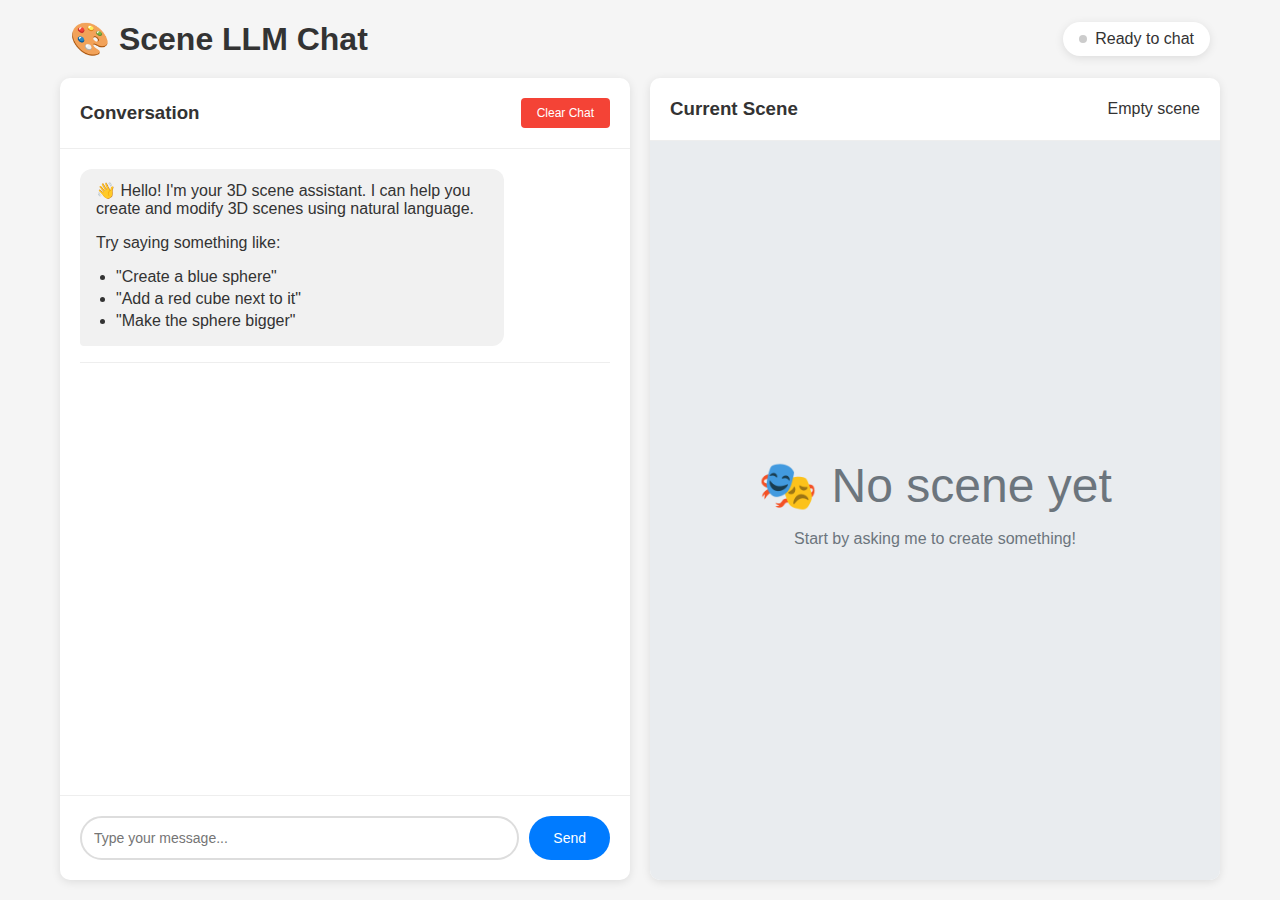
<file: web/static/index.html>
<!DOCTYPE html>
<html>
<head>
    <title>Scene LLM Chat - 3D Scene Generation</title>
    <link rel="stylesheet" href="chat.css">
</head>
<body>
    <div class="chat-container">
        <div class="chat-header">
            <h1>🎨 Scene LLM Chat</h1>
            <div class="connection-status" id="connectionStatus">
                <span class="status-indicator" id="statusIndicator"></span>
                <span id="statusText">Connecting...</span>
            </div>
        </div>

        <div class="chat-layout">
            <div class="conversation-panel">
                <div class="conversation-header">
                    <h3>Conversation</h3>
                    <button id="clearChat" class="clear-button">Clear Chat</button>
                </div>
                <div class="messages-container" id="messagesContainer">
                    <div class="welcome-message">
                        <div class="message assistant">
                            <div class="message-content">
                                <p>👋 Hello! I'm your 3D scene assistant. I can help you create and modify 3D scenes using natural language.</p>
                                <p>Try saying something like:</p>
                                <ul>
                                    <li>"Create a blue sphere"</li>
                                    <li>"Add a red cube next to it"</li>
                                    <li>"Make the sphere bigger"</li>
                                </ul>
                            </div>
                        </div>
                    </div>
                </div>
                <div class="input-area">
                    <form id="chatForm" class="chat-form">
                        <input
                            type="text"
                            id="messageInput"
                            placeholder="Type your message..."
                            maxlength="500"
                            autocomplete="off"
                        >
                        <button type="submit" id="sendButton">Send</button>
                    </form>
                </div>
            </div>

            <div class="scene-panel">
                <div class="scene-header">
                    <h3>Current Scene</h3>
                    <span class="scene-info" id="sceneInfo">Empty scene</span>
                </div>
                <div class="scene-preview" id="scenePreview">
                    <div class="no-scene-placeholder">
                        <p>🎭 No scene yet</p>
                        <p>Start by asking me to create something!</p>
                    </div>
                </div>
            </div>
        </div>
    </div>

    <script src="chat.js"></script>
</body>
</html>
</file>
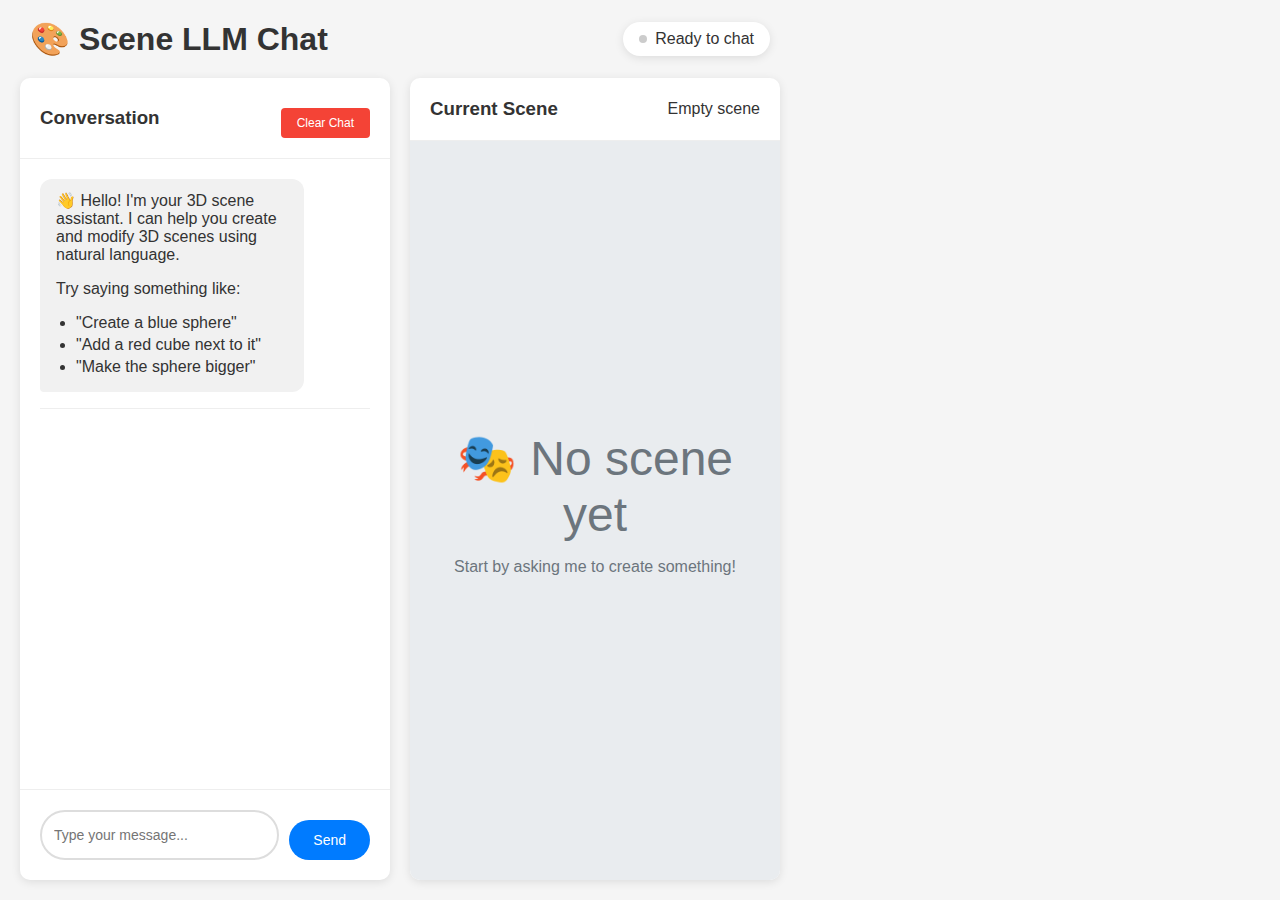
<file: web/static/chat.html>
<!DOCTYPE html>
<html>
<head>
    <title>Scene LLM Chat - 3D Scene Generation</title>
    <link rel="stylesheet" href="style.css">
    <link rel="stylesheet" href="chat.css">
</head>
<body>
    <div class="chat-container">
        <div class="chat-header">
            <h1>🎨 Scene LLM Chat</h1>
            <div class="connection-status" id="connectionStatus">
                <span class="status-indicator" id="statusIndicator"></span>
                <span id="statusText">Connecting...</span>
            </div>
        </div>

        <div class="chat-layout">
            <div class="conversation-panel">
                <div class="conversation-header">
                    <h3>Conversation</h3>
                    <button id="clearChat" class="clear-button">Clear Chat</button>
                </div>
                <div class="messages-container" id="messagesContainer">
                    <div class="welcome-message">
                        <div class="message assistant">
                            <div class="message-content">
                                <p>👋 Hello! I'm your 3D scene assistant. I can help you create and modify 3D scenes using natural language.</p>
                                <p>Try saying something like:</p>
                                <ul>
                                    <li>"Create a blue sphere"</li>
                                    <li>"Add a red cube next to it"</li>
                                    <li>"Make the sphere bigger"</li>
                                </ul>
                            </div>
                        </div>
                    </div>
                </div>
                <div class="input-area">
                    <form id="chatForm" class="chat-form">
                        <input
                            type="text"
                            id="messageInput"
                            placeholder="Type your message..."
                            maxlength="500"
                            autocomplete="off"
                        >
                        <button type="submit" id="sendButton">Send</button>
                    </form>
                </div>
            </div>

            <div class="scene-panel">
                <div class="scene-header">
                    <h3>Current Scene</h3>
                    <span class="scene-info" id="sceneInfo">Empty scene</span>
                </div>
                <div class="scene-preview" id="scenePreview">
                    <div class="no-scene-placeholder">
                        <p>🎭 No scene yet</p>
                        <p>Start by asking me to create something!</p>
                    </div>
                </div>
            </div>
        </div>
    </div>

    <script src="chat.js"></script>
</body>
</html>
</file>
<file: web/static/chat.css>
/* ===== CSS Custom Properties for Theming ===== */
:root {
    /* Light theme colors */
    --bg-primary: #f5f5f5;
    --bg-secondary: #ffffff;
    --bg-tertiary: #f1f1f1;
    --bg-accent: #e9ecef;

    --text-primary: #333;
    --text-secondary: #6c757d;
    --text-muted: #555555;

    --border-primary: #eee;
    --border-secondary: #ddd;

    --shadow-light: 0 2px 10px rgba(0,0,0,0.1);
    --shadow-medium: 0 4px 12px rgba(0,0,0,0.15);

    --accent-blue: #007bff;
    --accent-blue-hover: #0056b3;
    --accent-blue-light: rgba(0,123,255,0.25);

    --accent-green: #28a745;
    --accent-green-hover: #218838;

    --accent-red: #f44336;
    --accent-red-hover: #d32f2f;

    --accent-gray: #6c757d;

    --status-connected: #4CAF50;
    --status-disconnected: #f44336;

    --message-user-bg: #007bff;
    --message-assistant-bg: #f1f1f1;
    --message-assistant-text: #333;
    --message-system-bg: #fff3cd;
    --message-system-text: #856404;
    --message-system-border: #ffeaa7;
    --message-processing-bg: #e3f2fd;
    --message-processing-text: #1976d2;

    --tool-call-bg: #f8f9fa;
    --tool-call-success: #4caf50;
    --tool-call-error: #f44336;
    --tool-call-success-text: #2e7d32;
    --tool-call-error-text: #d32f2f;
    --tool-call-error-bg: #ffebee;
    --tool-call-error-border: #ffcdd2;
    --tool-call-meta-bg: #fff;
    --tool-call-meta-border: #e0e0e0;
}

/* Dark theme colors */
[data-theme="dark"] {
    --bg-primary: #121212;
    --bg-secondary: #1e1e1e;
    --bg-tertiary: #2d2d2d;
    --bg-accent: #404040;

    --text-primary: #e0e0e0;
    --text-secondary: #b0b0b0;
    --text-muted: #999999;

    --border-primary: #404040;
    --border-secondary: #2d2d2d;

    --shadow-light: 0 2px 10px rgba(0,0,0,0.3);
    --shadow-medium: 0 4px 12px rgba(0,0,0,0.4);

    --accent-blue: #4dabf7;
    --accent-blue-hover: #339af0;
    --accent-blue-light: rgba(77,171,247,0.25);

    --accent-green: #51cf66;
    --accent-green-hover: #40c057;

    --accent-red: #fa5252;
    --accent-red-hover: #e03131;

    --accent-gray: #868e96;

    --status-connected: #51cf66;
    --status-disconnected: #fa5252;

    --message-user-bg: #4dabf7;
    --message-assistant-bg: #2d2d2d;
    --message-assistant-text: #e0e0e0;
    --message-system-bg: #3d3d00;
    --message-system-text: #ffec99;
    --message-system-border: #5a5a00;
    --message-processing-bg: #1a365d;
    --message-processing-text: #74c0fc;

    --tool-call-bg: #2d2d2d;
    --tool-call-success: #51cf66;
    --tool-call-error: #fa5252;
    --tool-call-success-text: #51cf66;
    --tool-call-error-text: #ffa8a8;
    --tool-call-error-bg: #4a1515;
    --tool-call-error-border: #7a2020;
    --tool-call-meta-bg: #1e1e1e;
    --tool-call-meta-border: #404040;
}

/* ===== Theme Switcher ===== */
.theme-switcher {
    background: var(--bg-secondary);
    border: 1px solid var(--border-primary);
    border-radius: 16px;
    padding: 2px;
    box-shadow: var(--shadow-light);
    display: flex;
    align-items: center;
    gap: 2px;
    transition: all 0.3s ease;
}

.theme-toggle {
    background: none;
    border: none;
    cursor: pointer;
    padding: 4px;
    border-radius: 50%;
    display: flex;
    align-items: center;
    justify-content: center;
    transition: all 0.3s ease;
    color: var(--text-secondary);
    font-size: 14px;
    width: 24px;
    height: 24px;
}

.theme-toggle:hover {
    background: var(--bg-tertiary);
    color: var(--text-primary);
}

.theme-toggle.active {
    background: var(--accent-blue);
    color: white;
}

/* ===== Model Selector ===== */
.model-selector select {
    background: var(--bg-secondary);
    border: 1px solid var(--border-primary);
    border-radius: 16px;
    padding: 6px 12px;
    box-shadow: var(--shadow-light);
    color: var(--text-primary);
    font-size: 14px;
    cursor: pointer;
    transition: all 0.3s ease;
    outline: none;
}

.model-selector select:hover {
    border-color: var(--accent-blue);
}

.model-selector select:focus {
    border-color: var(--accent-blue);
    box-shadow: 0 0 0 2px rgba(37, 99, 235, 0.1);
}

/* ===== Quality Switcher ===== */
.quality-switcher {
    background: var(--bg-secondary);
    border: 1px solid var(--border-primary);
    border-radius: 16px;
    padding: 2px;
    box-shadow: var(--shadow-light);
    display: flex;
    align-items: center;
    gap: 2px;
    transition: all 0.3s ease;
}

.quality-switcher .quality-toggle {
    background: none;
    border: none;
    cursor: pointer;
    padding: 4px 10px;
    border-radius: 14px;
    display: flex;
    align-items: center;
    justify-content: center;
    transition: all 0.3s ease;
    color: var(--text-secondary);
    font-size: 11px;
    font-weight: 500;
    text-transform: uppercase;
    letter-spacing: 0.5px;
}

.quality-switcher .quality-toggle:hover {
    background: var(--bg-tertiary);
    color: var(--text-primary);
}

.quality-switcher .quality-toggle.active {
    background: var(--accent-blue);
    color: white;
}

/* Chat-specific styles */
body {
    font-family: Arial, sans-serif;
    margin: 0;
    padding: 0;
    background-color: var(--bg-primary);
    color: var(--text-primary);
    transition: background-color 0.3s ease, color 0.3s ease;
}

.chat-container {
    max-width: 1200px;
    margin: 0 auto;
    padding: 20px;
    height: 100vh;
    box-sizing: border-box;
    display: flex;
    flex-direction: column;
    background-color: var(--bg-primary);
}

.chat-header {
    display: flex;
    justify-content: space-between;
    align-items: center;
    margin-bottom: 20px;
    padding: 0 10px;
}

.chat-header h1 {
    margin: 0;
    color: var(--text-primary);
}

.header-controls {
    display: flex;
    align-items: center;
    gap: 12px;
}

.connection-status {
    display: flex;
    align-items: center;
    gap: 8px;
    padding: 8px 16px;
    background-color: var(--bg-secondary);
    border-radius: 20px;
    box-shadow: var(--shadow-light);
}

.status-indicator {
    width: 8px;
    height: 8px;
    border-radius: 50%;
    background-color: #ccc;
    animation: pulse 2s infinite;
}

.status-indicator.connected {
    background-color: var(--status-connected);
    animation: none;
}

.status-indicator.disconnected {
    background-color: var(--status-disconnected);
}

@keyframes pulse {
    0% { opacity: 1; }
    50% { opacity: 0.5; }
    100% { opacity: 1; }
}

.chat-layout {
    flex: 1;
    display: grid;
    grid-template-columns: 1fr 1fr;
    gap: 20px;
    min-height: 0;
}

.conversation-panel, .scene-panel {
    background-color: var(--bg-secondary);
    border-radius: 10px;
    box-shadow: var(--shadow-light);
    display: flex;
    flex-direction: column;
    overflow: hidden;
}

.conversation-header, .scene-header {
    padding: 20px;
    border-bottom: 1px solid var(--border-primary);
    display: flex;
    justify-content: space-between;
    align-items: center;
}

.conversation-header h3, .scene-header h3 {
    margin: 0;
    color: var(--text-primary);
}

.clear-button {
    background-color: var(--accent-red);
    color: white;
    border: none;
    padding: 8px 16px;
    border-radius: 4px;
    cursor: pointer;
    font-size: 12px;
    transition: background-color 0.3s ease;
}

.clear-button:hover {
    background-color: var(--accent-red-hover);
}


.messages-container {
    flex: 1;
    overflow-y: scroll;
    padding: 20px;
    display: flex;
    flex-direction: column;
    gap: 16px;
}

.message {
    display: flex;
    flex-direction: column;
    max-width: 80%;
}

.message.user {
    align-self: flex-end;
}

.message.assistant {
    align-self: flex-start;
}

.message.system {
    align-self: center;
    max-width: 90%;
}

.message-content {
    padding: 12px 16px;
    border-radius: 12px;
    word-wrap: break-word;
}

.message-content > *:first-child {
    margin-top: 0;
}

.message-content > *:last-child {
    margin-bottom: 0;
}

.message.user .message-content {
    background-color: var(--message-user-bg);
    color: white;
    border-bottom-right-radius: 4px;
}

.message.assistant .message-content {
    background-color: var(--message-assistant-bg);
    color: var(--message-assistant-text);
    border-bottom-left-radius: 4px;
}

.message.assistant .message-content.thinking {
    background-color: #f5f5f5;
    color: #666;
    border-left: 3px solid #999;
    font-style: italic;
    opacity: 0.9;
}

[data-theme="dark"] .message.assistant .message-content.thinking {
    background-color: #2a2a2a;
    color: #aaa;
    border-left-color: #666;
}

.message.system .message-content {
    background-color: var(--message-system-bg);
    color: var(--message-system-text);
    border: 1px solid var(--message-system-border);
    font-style: italic;
}

/* Tool call messages should not be center aligned */
.message.system .message-content .tool-call-container {
    text-align: left;
    font-style: normal;
}

/* Error container styling - uses red accent color */
.tool-call-container.error {
    border-left-color: var(--tool-call-error);
}

.error-summary-text {
    flex: 1;
    overflow: hidden;
    text-overflow: ellipsis;
    white-space: nowrap;
}

.tool-call-error pre {
    background-color: var(--bg-accent);
    padding: 8px;
    border-radius: 4px;
    margin: 4px 0;
    font-size: 12px;
    overflow-x: auto;
    white-space: pre-wrap;
    word-wrap: break-word;
}

.tool-call-error p {
    margin: 8px 0;
    line-height: 1.5;
}

.tool-call-error ul {
    margin: 8px 0;
    padding-left: 20px;
}

.tool-call-error li {
    margin: 4px 0;
    line-height: 1.4;
}

.error-retry-info {
    margin-top: 12px;
    padding: 8px;
    background-color: var(--bg-accent);
    border-radius: 4px;
    border-left: 3px solid var(--accent-blue);
}

.error-technical-details {
    margin-top: 12px;
    padding: 8px;
    background-color: var(--bg-tertiary);
    border-radius: 4px;
    border: 1px solid var(--border-secondary);
}

.error-technical-details summary {
    cursor: pointer;
    font-weight: 500;
    color: var(--text-secondary);
    user-select: none;
}

.error-technical-details summary:hover {
    color: var(--text-primary);
}

.error-technical-details pre {
    margin-top: 8px;
    font-size: 11px;
    overflow-x: auto;
}

.message.processing .message-content {
    background-color: var(--message-processing-bg);
    color: var(--message-processing-text);
    font-style: italic;
    animation: processing 1.5s infinite;
}

@keyframes processing {
    0%, 100% { opacity: 1; }
    50% { opacity: 0.6; }
}

.message-content ul {
    margin: 8px 0;
    padding-left: 20px;
}

.message-content ul li {
    margin: 4px 0;
}

.welcome-message {
    border-bottom: 1px solid var(--border-primary);
    padding-bottom: 16px;
    margin-bottom: 16px;
}

.input-area {
    padding: 20px;
    border-top: 1px solid var(--border-primary);
}

.chat-form {
    display: flex;
    gap: 10px;
}

.chat-form input[type="text"] {
    flex: 1;
    padding: 12px;
    border: 2px solid var(--border-secondary);
    border-radius: 25px;
    font-size: 14px;
    outline: none;
    background: var(--bg-secondary);
    color: var(--text-primary);
    transition: border-color 0.3s ease;
}

.chat-form input[type="text"]:focus {
    border-color: var(--accent-blue);
    box-shadow: 0 0 0 3px var(--accent-blue-light);
}

.chat-form button {
    background-color: var(--accent-blue);
    color: white;
    border: none;
    padding: 12px 24px;
    border-radius: 25px;
    cursor: pointer;
    font-size: 14px;
    min-width: 80px;
    transition: all 0.3s ease;
}

.chat-form button:hover {
    background-color: var(--accent-blue-hover);
}

.chat-form button.stop-button {
    background-color: #dc3545;
    margin-left: 10px;
}

.chat-form button.stop-button:hover {
    background-color: #c82333;
}

.chat-form button:disabled {
    background-color: var(--accent-gray);
    cursor: not-allowed;
}

.scene-preview {
    flex: 1;
    display: flex;
    flex-direction: column;
    align-items: center;
    justify-content: center;
    padding: 20px;
    background-color: var(--bg-accent);
    position: relative;
}

.no-scene-placeholder {
    text-align: center;
    color: var(--text-secondary);
}

.no-scene-placeholder p:first-child {
    font-size: 48px;
    margin: 0;
}

.scene-image {
    width: 400px;
    height: 300px;
    object-fit: contain;
    border-radius: 8px;
    box-shadow: var(--shadow-medium);
    transition: opacity 0.3s ease;
}

.scene-image.rendering {
    opacity: 0.4;
}

.scene-preview.rendering::after {
    content: '';
    position: absolute;
    top: 0;
    left: 0;
    right: 0;
    bottom: 0;
    display: flex;
    align-items: center;
    justify-content: center;
    pointer-events: none;
    background: url('data:image/svg+xml,<svg xmlns="http://www.w3.org/2000/svg" viewBox="0 0 100 100"><circle cx="50" cy="50" r="20" fill="none" stroke="%234dabf7" stroke-width="4"><animate attributeName="r" from="20" to="40" dur="1s" repeatCount="indefinite"/><animate attributeName="opacity" from="1" to="0" dur="1s" repeatCount="indefinite"/></circle></svg>') center/60px 60px no-repeat;
}

.scene-loading {
    text-align: center;
    color: var(--text-secondary);
    font-style: italic;
}


/* Responsive design */
@media (max-width: 768px) {
    .chat-layout {
        grid-template-columns: 1fr;
        grid-template-rows: 1fr auto;
    }

    .scene-panel {
        order: -1;
        max-height: 300px;
    }

    .message {
        max-width: 95%;
    }
}

/* Tool Call Styling */
/* Tool calls group - compact spacing */
.message.tool-calls-group .message-content {
    display: flex;
    flex-direction: column;
    gap: 8px;
    padding: 8px;
}

.tool-call-container {
    border-left: 3px solid var(--accent-blue);
    background-color: var(--tool-call-bg);
    padding: 4px 8px;
    margin: 0;
}

.tool-call-container.in-progress {
    border-left-color: #ffa500;
    background-color: #fff9e6;
}

[data-theme="dark"] .tool-call-container.in-progress {
    background-color: #3a2f00;
    border-left-color: #aa7700;
}

.loading-spinner {
    display: inline-block;
    animation: spin 1s linear infinite;
}

@keyframes spin {
    from { transform: rotate(0deg); }
    to { transform: rotate(360deg); }
}

.tool-call-summary {
    display: flex;
    align-items: center;
    font-weight: 500;
}

.tool-call-summary.success {
    color: var(--tool-call-success-text);
}

.tool-call-summary.error {
    color: var(--tool-call-error-text);
}

.tool-call-container.error {
    border-left-color: var(--tool-call-error);
}

.tool-call-container.success {
    border-left-color: var(--tool-call-success);
}

.tool-call-expand {
    background: none;
    border: none;
    font-family: monospace;
    font-size: 12px;
    cursor: pointer;
    margin-left: auto;
    padding: 2px 6px;
    border-radius: 2px;
    color: var(--text-secondary);
    transition: background-color 0.3s ease;
}

.tool-call-expand:hover {
    background-color: var(--bg-tertiary);
}

.tool-call-details {
    margin-top: 8px;
    padding-top: 8px;
    border-top: 1px solid var(--border-primary);
    font-size: 13px;
}

.tool-call-meta {
    margin-bottom: 12px;
    padding: 8px;
    background-color: var(--tool-call-meta-bg);
    border-radius: 4px;
    border: 1px solid var(--tool-call-meta-border);
}

.tool-call-error {
    background-color: var(--tool-call-error-bg);
    border: 1px solid var(--tool-call-error-border);
    padding: 8px;
    border-radius: 4px;
    margin-bottom: 8px;
    color: var(--tool-call-error-text);
}

.tool-call-shape-details {
    background-color: var(--tool-call-meta-bg);
    border: 1px solid var(--tool-call-meta-border);
    border-radius: 4px;
    padding: 12px;
}

.shape-properties {
    margin-top: 8px;
}

.shape-properties pre {
    background-color: var(--bg-accent);
    padding: 8px;
    border-radius: 4px;
    margin: 4px 0;
    font-size: 12px;
    overflow-x: auto;
}

/* Persistent processing message in conversation */
.message.processing-persistent {
    position: sticky;
    bottom: 0;
    background-color: var(--bg-primary);
    z-index: 10;
    margin-top: 8px;
}

.message.processing-persistent .message-content {
    background-color: var(--message-processing-bg);
    color: var(--message-processing-text);
    border: 2px solid var(--message-processing-text);
    font-weight: 500;
    animation: processing 1.5s infinite;
    display: flex;
    align-items: center;
    gap: 10px;
}

.processing-spinner {
    width: 16px;
    height: 16px;
    border: 3px solid var(--message-processing-text);
    border-top-color: transparent;
    border-radius: 50%;
    display: inline-block;
    animation: spinner-rotate 0.8s linear infinite;
}

@keyframes spinner-rotate {
    0% { transform: rotate(0deg); }
    100% { transform: rotate(360deg); }
}
</file>
<file: web/static/style.css>
body {
    font-family: Arial, sans-serif;
    max-width: 800px;
    margin: 0 auto;
    padding: 20px;
    background-color: #f5f5f5;
}

.container {
    background-color: white;
    padding: 30px;
    border-radius: 10px;
    box-shadow: 0 2px 10px rgba(0,0,0,0.1);
}

h1 {
    color: #333;
    text-align: center;
    margin-bottom: 30px;
}

.input-group {
    margin-bottom: 20px;
}

label {
    display: block;
    margin-bottom: 10px;
    font-weight: bold;
    color: #555;
}

input[type="text"] {
    width: 100%;
    padding: 12px;
    border: 2px solid #ddd;
    border-radius: 5px;
    font-size: 16px;
    box-sizing: border-box;
}

input[type="text"]:focus {
    border-color: #4CAF50;
    outline: none;
}

button {
    background-color: #4CAF50;
    color: white;
    padding: 12px 30px;
    border: none;
    border-radius: 5px;
    cursor: pointer;
    font-size: 16px;
    margin-top: 10px;
}

button:hover {
    background-color: #45a049;
}

button:disabled {
    background-color: #cccccc;
    cursor: not-allowed;
}

.result {
    margin-top: 30px;
    padding: 20px;
    border: 1px solid #ddd;
    border-radius: 5px;
    background-color: #f9f9f9;
}

.result h3 {
    margin-top: 0;
    color: #333;
}

.status-success {
    border-color: #4CAF50;
    background-color: #f0fff0;
}

.status-error {
    border-color: #f44336;
    background-color: #fff0f0;
}

.rendered-image {
    text-align: center;
    margin: 20px 0;
}

.rendered-image img {
    max-width: 100%;
    border: 2px solid #ddd;
    border-radius: 5px;
}

.debug-info {
    background-color: #f0f0f0;
    padding: 15px;
    border-radius: 5px;
    margin-top: 15px;
    font-family: monospace;
    font-size: 12px;
    overflow-x: auto;
}

.hidden {
    display: none;
}

.loading {
    text-align: center;
    color: #666;
    font-style: italic;
}
</file>
